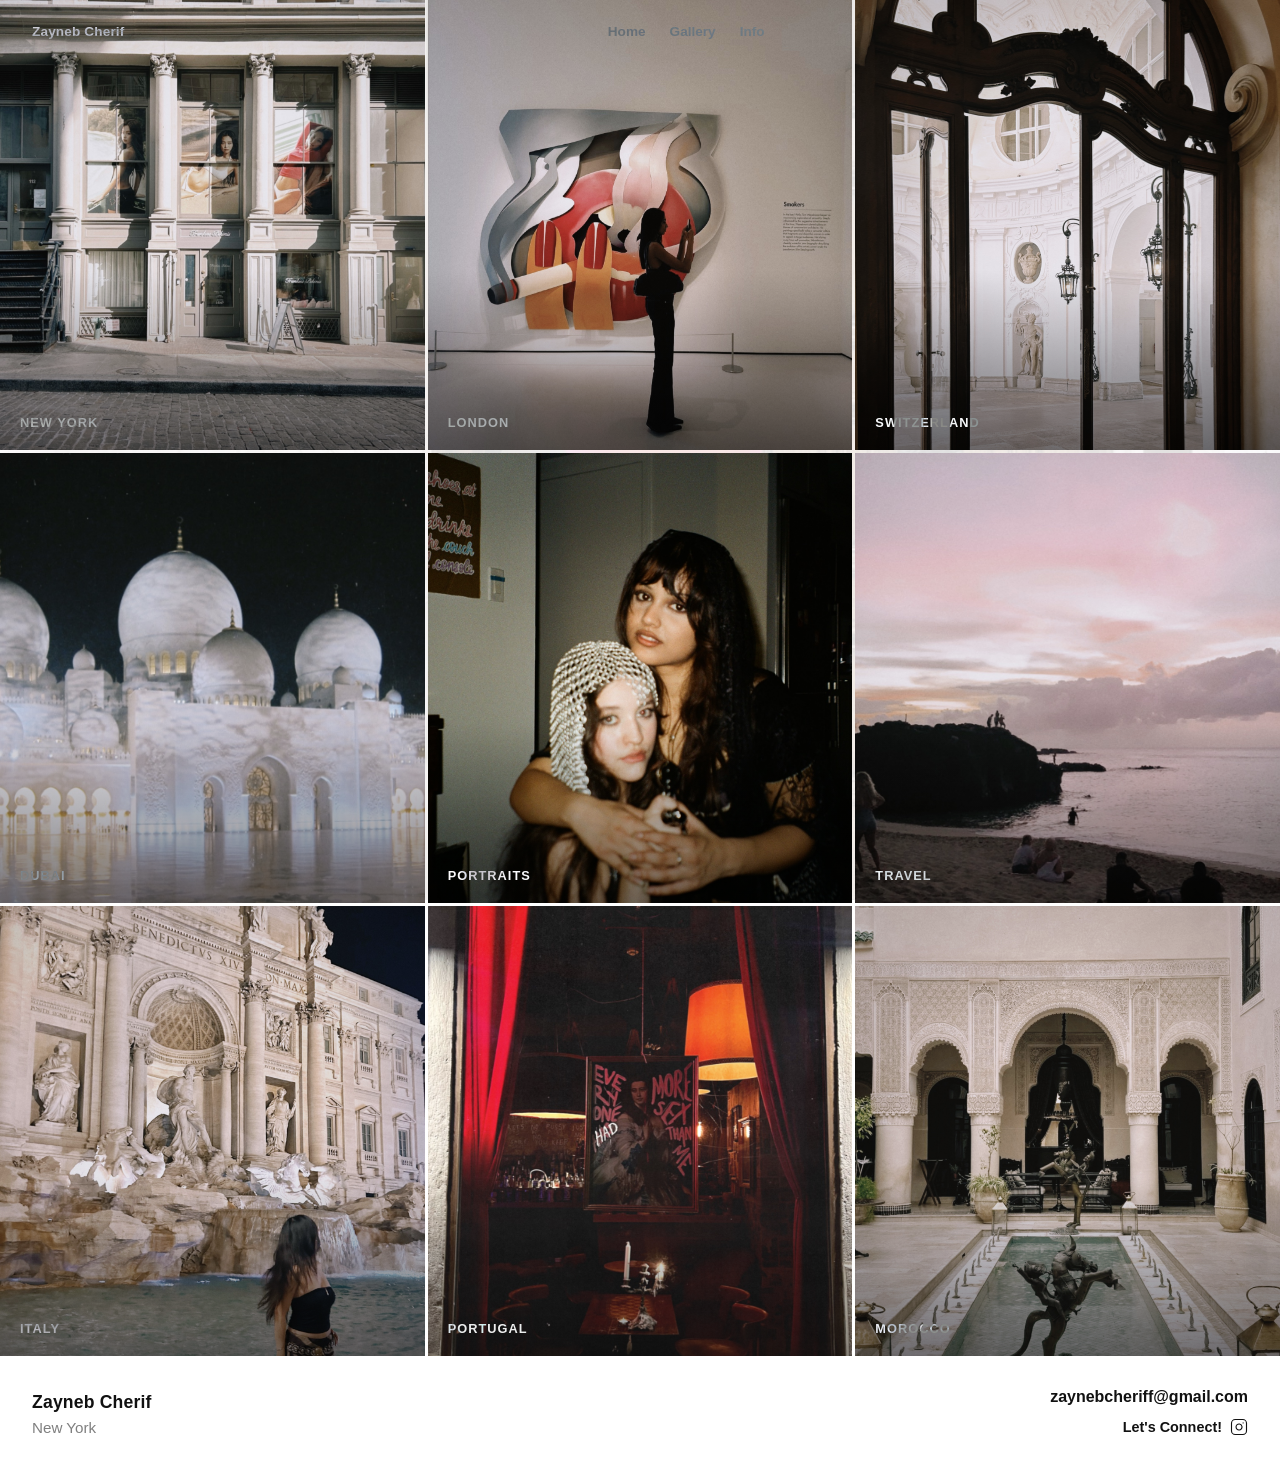
<file: gallery.html>
<!DOCTYPE html>
<html lang="en">
<head>
  <meta charset="UTF-8">
  <meta name="viewport" content="width=device-width, initial-scale=1.0">
  <title>Gallery — Zayneb Cherif</title>
  <link rel="icon" type="image/png" href="favicon.png">
  <link rel="stylesheet" href="style.css">
  <link rel="stylesheet" href="gallery.css">
</head>
<body class="page-gallery">
  <header>
    <div class="header-left">
      <h1>Zayneb Cherif</h1>
    </div>
    <nav class="header-center">
      <a href="index.html">Home</a>
      <a href="gallery.html" class="active">Gallery</a>
      <a href="info.html">Info</a>
    </nav>
    <div class="header-right"></div>
  </header>

  <div class="series-index" id="series-index">
    <a class="series-cover" href="nyc.html">
      <div class="series-cover-img" style="background-image: url('images-web/nyc/Tezza-6904.jpg')"></div>
      <div class="series-cover-label">New York</div>
    </a>
    <a class="series-cover" href="london.html">
      <div class="series-cover-img" style="background-image: url('images-web/london/Tezza-6263.JPG')"></div>
      <div class="series-cover-label">London</div>
    </a>
    <a class="series-cover" href="switzerland.html">
      <div class="series-cover-img" style="background-image: url('images-web/switzerland/Tezza-8874.JPG')"></div>
      <div class="series-cover-label">Switzerland</div>
    </a>
    <a class="series-cover" href="dubai.html">
      <div class="series-cover-img" style="background-image: url('images-web/dubai/Tezza-6533.JPG')"></div>
      <div class="series-cover-label">Dubai</div>
    </a>
    <a class="series-cover" href="portraits.html">
      <div class="series-cover-img" style="background-image: url('images-web/people/IMG_3758.JPG')"></div>
      <div class="series-cover-label">Portraits</div>
    </a>
    <a class="series-cover" href="travel.html">
      <div class="series-cover-img" style="background-image: url('images-web/travel/Tezza-9874.JPG')"></div>
      <div class="series-cover-label">Travel</div>
    </a>
    <a class="series-cover" href="italy.html">
      <div class="series-cover-img" style="background-image: url('images-web/italy/Tezza-1442.jpg'); background-position: center 70%"></div>
      <div class="series-cover-label">Italy</div>
    </a>
    <a class="series-cover" href="portugal.html">
      <div class="series-cover-img" style="background-image: url('images-web/portugal/Tezza-9815.jpg')"></div>
      <div class="series-cover-label">Portugal</div>
    </a>
    <a class="series-cover" href="morocco.html">
      <div class="series-cover-img" style="background-image: url('images-web/morocco/Tezza-3899.jpg')"></div>
      <div class="series-cover-label">Morocco</div>
    </a>
  </div>

  <footer>
    <div class="footer-left">
      <p class="footer-name">Zayneb Cherif</p>
      <p class="footer-location">New York</p>
    </div>
    <div class="footer-right">
      <a href="mailto:zaynebcheriff@gmail.com" class="footer-email">zaynebcheriff@gmail.com</a>
      <a href="https://instagram.com/zaynebcherif_" target="_blank" class="footer-ig">
        Let's Connect!
        <svg width="18" height="18" viewBox="0 0 24 24" fill="none" stroke="currentColor" stroke-width="1.5" stroke-linecap="round" stroke-linejoin="round">
          <rect x="2" y="2" width="20" height="20" rx="5" ry="5"/>
          <path d="M16 11.37A4 4 0 1 1 12.63 8 4 4 0 0 1 16 11.37z"/>
          <line x1="17.5" y1="6.5" x2="17.51" y2="6.5"/>
        </svg>
      </a>
    </div>
  </footer>

  <script src="https://cdnjs.cloudflare.com/ajax/libs/gsap/3.12.5/gsap.min.js"></script>
  <script>
    // Preload cover images and fade in
    document.querySelectorAll('.series-cover-img').forEach(el => {
      const url = el.style.backgroundImage.replace(/url\(["']?|["']?\)/g, '');
      const img = new Image();
      img.onload = () => el.classList.add('loaded');
      img.src = url;
    });

    // Staggered cover entrance
    gsap.from('.series-cover', {
      opacity: 0, duration: 0.8, stagger: 0.1, ease: 'power2.out', delay: 0.1
    });
  </script>
</body>
</html>
</file>
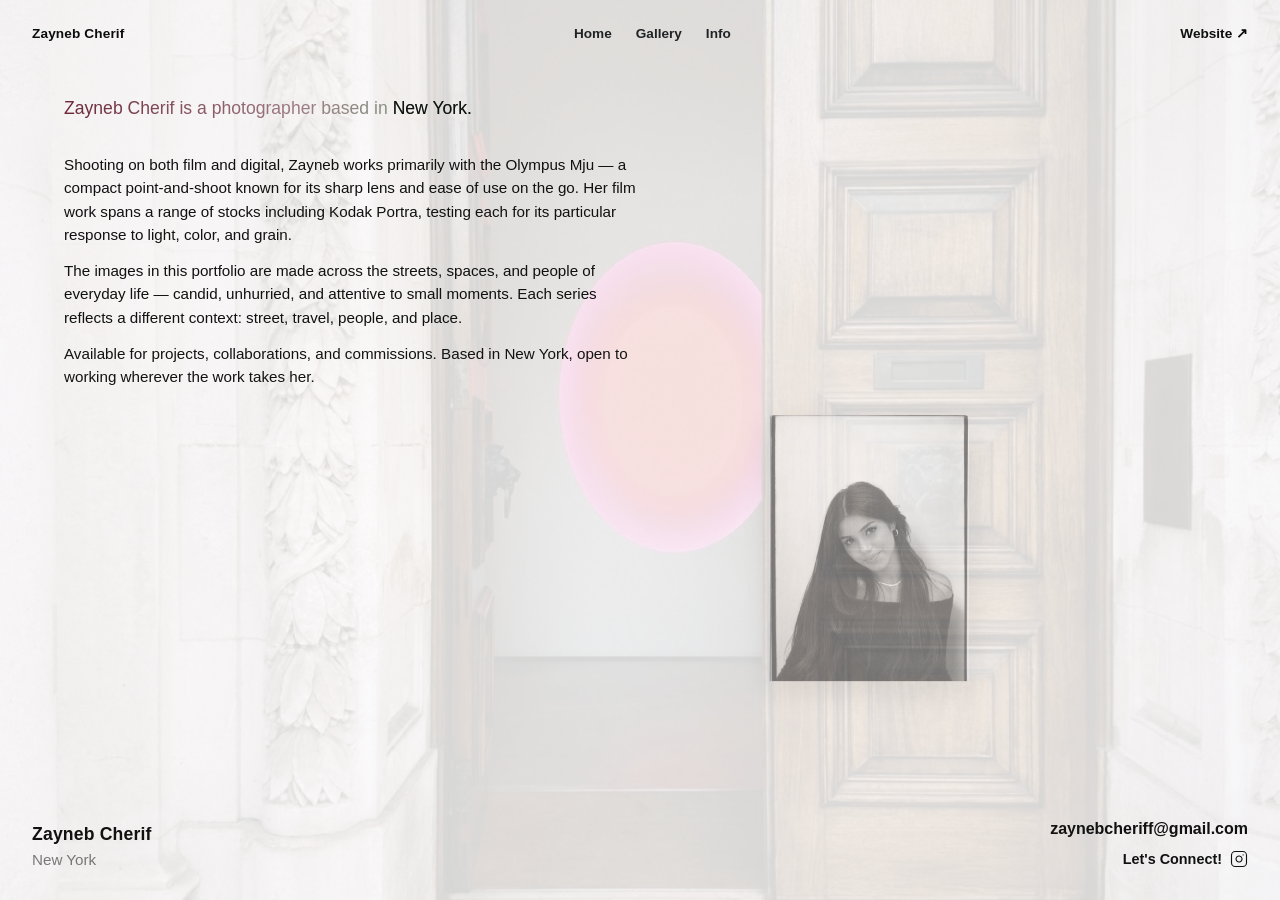
<file: info.html>
<!DOCTYPE html>
<html lang="en">
<head>
  <meta charset="UTF-8">
  <meta name="viewport" content="width=device-width, initial-scale=1.0">
  <title>Info — Photography Portfolio</title>
  <link rel="icon" type="image/png" href="favicon.png">
  <link rel="stylesheet" href="style.css">
  <link rel="stylesheet" href="info.css">
</head>
<body>
  <header>
    <div class="header-left">
      <h1>Zayneb Cherif</h1>
    </div>
    <nav class="header-center">
      <a href="index.html">Home</a>
      <a href="gallery.html">Gallery</a>
      <a href="info.html" class="active">Info</a>
    </nav>
    <div class="header-right">
      <a href="https://zaynebcherif.vercel.app" target="_blank" class="contact-link">Website &#8599;</a>
    </div>
  </header>

  <main class="info-page">
    <div class="info-text">
      <p class="info-lead">Zayneb Cherif is a photographer based in <span style="-webkit-text-fill-color:#111;color:#111">New York.</span></p>

      <div class="info-body">
        <p>Shooting on both film and digital, Zayneb works primarily with the Olympus Mju — a compact point-and-shoot known for its sharp lens and ease of use on the go. Her film work spans a range of stocks including Kodak Portra, testing each for its particular response to light, color, and grain.</p>

        <p>The images in this portfolio are made across the streets, spaces, and people of everyday life — candid, unhurried, and attentive to small moments. Each series reflects a different context: street, travel, people, and place.</p>

        <p>Available for projects, collaborations, and commissions. Based in New York, open to working wherever the work takes her.</p>
      </div>
    </div>

    <div class="info-bottom">
      <div class="info-image">
        <img src="images-web/people/info-portrait.jpg" alt="">
      </div>
      <div class="info-contact">
        <a href="mailto:zaynebcheriff@gmail.com">zaynebcheriff@gmail.com &#8599;</a><br>
        <a href="https://zaynebcherif.vercel.app/" target="_blank">zaynebcherif.vercel.app &#8599;</a>
      </div>
    </div>
  </main>

  <footer>
    <div class="footer-left">
      <p class="footer-name">Zayneb Cherif</p>
      <p class="footer-location">New York</p>
    </div>
    <div class="footer-right">
      <a href="mailto:zaynebcheriff@gmail.com" class="footer-email">zaynebcheriff@gmail.com</a>
      <a href="https://instagram.com/zaynebcherif_" target="_blank" class="footer-ig">
        Let's Connect!
        <svg width="18" height="18" viewBox="0 0 24 24" fill="none" stroke="currentColor" stroke-width="1.5" stroke-linecap="round" stroke-linejoin="round">
          <rect x="2" y="2" width="20" height="20" rx="5" ry="5"/>
          <path d="M16 11.37A4 4 0 1 1 12.63 8 4 4 0 0 1 16 11.37z"/>
          <line x1="17.5" y1="6.5" x2="17.51" y2="6.5"/>
        </svg>
      </a>
    </div>
  </footer>
  <script src="https://cdnjs.cloudflare.com/ajax/libs/gsap/3.12.5/gsap.min.js"></script>
  <script>
    const tl = gsap.timeline({ defaults: { ease: 'power3.out' } });

    tl.fromTo('.info-lead', { y: 24, opacity: 0 }, { y: 0, opacity: 1, duration: 0.7 })
      .fromTo('.info-body p', { y: 18, opacity: 0 }, { y: 0, opacity: 1, duration: 0.6, stagger: 0.12 }, '-=0.3')
      .fromTo('.info-image', { y: 20, opacity: 0 }, { y: 0, opacity: 1, duration: 0.7 }, '-=0.3')
      .fromTo('.info-contact a', { y: 12, opacity: 0 }, { y: 0, opacity: 1, duration: 0.5, stagger: 0.1 }, '-=0.4');
  </script>
</body>
</html>
</file>
<file: style.css>
*,
*::before,
*::after {
  margin: 0;
  padding: 0;
  box-sizing: border-box;
}

:root {
  --bg: #ffffff;
  --text: #111;
  --font: 'Helvetica Neue', Helvetica, Arial, sans-serif;
}

html {
  font-size: 16px;
}

body {
  font-family: var(--font);
  font-weight: bold;
  background-color: var(--bg);
  color: var(--text);
  min-height: 100vh;
  display: flex;
  flex-direction: column;
  overflow-x: hidden;
}

a {
  color: var(--text);
  text-decoration: none;
}

/* ── Header ── */

header {
  display: flex;
  align-items: baseline;
  justify-content: space-between;
  padding: 1.5rem 2rem 1rem;
  position: fixed;
  top: 0;
  left: 0;
  right: 0;
  z-index: 100;
  background: transparent;
  transition: color 0.4s ease;
}

.header-left h1 {
  font-size: 0.85rem;
  font-weight: bold;
  letter-spacing: 0.01em;
  transition: color 0.6s ease;
}

.header-left h1 em {
  font-style: italic;
}

.header-center {
  display: flex;
  gap: 1.5rem;
}

.header-center a {
  font-size: 0.85rem;
  font-weight: bold;
  transition: opacity 0.2s, color 0.6s ease;
}

.header-center a:hover {
  opacity: 0.5;
}

.header-right .contact-link {
  font-size: 0.85rem;
  font-weight: bold;
  transition: opacity 0.2s, color 0.6s ease;
}

.header-right .contact-link:hover {
  opacity: 0.5;
}

/* ── Main ── */

main {
  flex: 1;
  display: flex;
  align-items: center;
  justify-content: center;
  position: relative;
}

.hero {
  position: fixed;
  inset: 0;
  z-index: 0;
}

.hero-image {
  width: 100%;
  height: 100%;
}

.hero-image img {
  width: 100%;
  height: 100%;
  display: block;
  object-fit: cover;
}

.hero-front,
.hero-back {
  position: absolute;
  inset: 0;
  width: 100%;
  height: 100%;
  object-fit: cover;
}

.hero-front {
  z-index: 2;
}

.hero-back {
  z-index: 1;
}

/* ── Thumbnail strip ── */

.thumbnail-strip {
  position: fixed;
  left: 0;
  right: 0;
  top: 80%;
  transform: translateY(-50%);
  display: flex;
  gap: 2px;
  padding: 0;
  overflow-x: auto;
  scrollbar-width: none;
  z-index: 10;
}

.thumbnail-strip::-webkit-scrollbar {
  display: none;
}

.thumbnail {
  flex-shrink: 0;
  width: 90px;
  height: 65px;
  overflow: hidden;
  cursor: pointer;
  opacity: 0.55;
  filter: grayscale(1);
  transition: opacity 0.3s, filter 0.3s;
}

.thumbnail:hover {
  opacity: 1;
  filter: grayscale(0);
}

.thumbnail img {
  width: 100%;
  height: 100%;
  object-fit: cover;
  display: block;
}

/* ── Footer ── */

footer {
  background: #fff;
  color: #111;
  display: grid;
  grid-template-columns: 1fr 1fr;
  align-items: end;
  padding: 2rem 2rem 2rem;
  min-height: unset;
}

.footer-left {
  display: flex;
  flex-direction: column;
  gap: 0.4rem;
}

.footer-name {
  font-size: 1.1rem;
  font-weight: bold;
  color: #111;
  letter-spacing: 0.01em;
}

.footer-location {
  font-size: 0.95rem;
  font-weight: 400;
  color: rgba(0,0,0,0.5);
}

.footer-right {
  display: flex;
  flex-direction: column;
  align-items: flex-end;
  gap: 0.75rem;
}

.footer-email {
  font-size: 1rem;
  font-weight: bold;
  color: #111;
  text-decoration: none;
  transition: opacity 0.2s;
}

.footer-email:hover { opacity: 0.5; }

.footer-ig {
  color: #111;
  display: flex;
  align-items: center;
  gap: 0.5rem;
  font-size: 0.9rem;
  font-weight: bold;
  text-decoration: none;
  transition: opacity 0.2s;
}

.footer-ig:hover { opacity: 0.5; }

header {
  mix-blend-mode: difference;
  color: #ffffff;
}

header a,
.header-left h1,
.header-center a,
.header-right .contact-link {
  color: #ffffff;
}

/* ── Lightbox ── */

.lightbox {
  position: fixed;
  inset: 0;
  z-index: 200;
  background: transparent;
  display: flex;
  align-items: center;
  justify-content: center;
  opacity: 0;
  pointer-events: none;
  transition: opacity 0.4s ease;
  cursor: none;
}

.lightbox-bg {
  position: absolute;
  inset: 0;
  background-size: cover;
  background-position: center;
  filter: blur(40px) brightness(0.35) saturate(0.7);
  transform: scale(1.08);
  z-index: 0;
  transition: background-image 0.4s ease;
}

.lightbox-img {
  position: relative;
  z-index: 1;
}

.lightbox.open {
  opacity: 1;
  pointer-events: auto;
}

.lightbox-img {
  max-width: 90vw;
  max-height: 90vh;
  object-fit: contain;
  position: relative;
  z-index: 1;
}

.lightbox-cursor {
  position: fixed;
  pointer-events: none;
  z-index: 300;
  font-family: var(--font);
  font-size: 0.65rem;
  letter-spacing: 0.03em;
  background: #111;
  color: #f0f0f0;
  padding: 0.15rem 0.35rem;
  opacity: 0;
  transition: opacity 0.2s ease;
}

.lightbox.open ~ .lightbox-cursor {
  opacity: 1;
}

/* ── Home page: footer fixed over hero ── */

.page-home footer {
  position: fixed;
  bottom: 0;
  left: 0;
  right: 0;
  z-index: 100;
  background: transparent;
  min-height: unset;
  padding: 1rem 2rem 1.5rem;
  display: flex;
  justify-content: space-between;
  align-items: flex-end;
  mix-blend-mode: difference;
  color: #fff;
}

.page-home footer p {
  font-size: 0.8rem;
  font-weight: 500;
  color: #fff;
}

/* ── Responsive ── */

@media (max-width: 768px) {
  header {
    padding: 1rem 1.25rem 0.75rem;
  }

  .header-left h1 {
    font-size: 0.85rem;
  }

  .header-center {
    gap: 1rem;
  }

  .header-center a,
  .header-right .contact-link {
    font-size: 0.85rem;
  }

  .thumbnail-strip {
    padding: 0 0.75rem;
    gap: 6px;
  }

  .thumbnail {
    width: 72px;
    height: 72px;
  }

  footer {
    padding: 0.75rem 1.25rem 1.25rem;
    flex-direction: column;
    gap: 0.25rem;
  }

  .lightbox-img {
    max-width: 96vw;
    max-height: 80vh;
  }
}

@media (max-width: 480px) {
  header {
    padding: 0.85rem 1rem 0.65rem;
  }

  .header-right {
    display: none;
  }

  .header-center {
    gap: 0.75rem;
  }

  .thumbnail {
    width: 60px;
    height: 60px;
  }

  footer {
    font-size: 0.75rem;
  }
}
</file>
<file: gallery.css>
/* Pre-hide elements animated on load to prevent flash */
.page-series header {
  opacity: 0;
  transform: translateY(-20px);
}

/* Gallery background */
body.page-gallery::before {
  content: '';
  position: fixed;
  inset: 0;
  background-image: url('images-web/london/Tezza-6695.JPG');
  background-size: cover;
  background-position: center;
  opacity: 0.12;
  z-index: -1;
  pointer-events: none;
}

.page-gallery footer,
.page-series footer {
  background: transparent;
}

/* Series index */
.series-index {
  display: grid;
  grid-template-columns: repeat(3, 1fr);
  grid-auto-rows: 50vh;
  gap: 3px;
  padding: 0;
}

.series-cover {
  position: relative;
  cursor: pointer;
  overflow: hidden;
  display: block;
  text-decoration: none;
}

.series-cover-img {
  width: 100%;
  height: 100%;
  background-size: cover;
  background-position: center;
  filter: grayscale(0.1);
  opacity: 0;
  transition: opacity 0.6s ease, filter 0.35s ease, transform 0.5s ease;
}

.series-cover-img.loaded {
  opacity: 1;
}

.series-cover:hover .series-cover-img {
  filter: grayscale(0);
  transform: scale(1.03);
}

.series-cover::after {
  content: '';
  position: absolute;
  inset: 0;
  background: linear-gradient(to top, rgba(0,0,0,0.45) 0%, transparent 40%);
  pointer-events: none;
}

.series-cover-label {
  position: absolute;
  bottom: 1.25rem;
  left: 1.25rem;
  z-index: 1;
  font-size: 0.8rem;
  font-weight: bold;
  color: #fff;
  mix-blend-mode: difference;
  letter-spacing: 0.08em;
  text-transform: uppercase;
}

.series-hero {
  position: fixed;
  top: 0;
  left: 0;
  right: 0;
  height: 100vh;
  background-size: cover;
  background-position: center;
  z-index: -1;
}

.series-hero::after {
  content: '';
  position: absolute;
  inset: 0;
  background: linear-gradient(to bottom,
    rgba(255,255,255,0) 0%,
    rgba(255,255,255,0.6) 50%,
    rgba(255,255,255,0.85) 100%);
  pointer-events: none;
}

.series-title {
  position: relative;
  z-index: 1;
  font-size: clamp(2.5rem, 6vw, 5rem);
  font-weight: bold;
  letter-spacing: -0.02em;
  color: #111;
  text-align: center;
  opacity: 0;
}

.page-series .series-grid {
  margin-top: 4rem;
  flex: 1;
}

.series-grid {
  display: grid;
  grid-template-columns: repeat(4, 1fr);
  grid-auto-rows: 25vw;
  gap: 12px;
  width: 100vw;
  padding: 12px;
  box-sizing: border-box;
}

.grid-thumb {
  overflow: hidden;
  cursor: pointer;
  position: relative;
}

.grid-thumb img {
  width: 100%;
  height: 100%;
  object-fit: cover;
  display: block;
  filter: grayscale(0.2);
  transition: filter 0.35s ease, transform 0.4s ease;
}

.series-grid:not(.dimmed) .grid-thumb:hover img {
  filter: grayscale(0);
  transform: scale(1.04);
}

.series-grid.dimmed .grid-thumb img {
  filter: grayscale(1);
  opacity: 0.25;
}

.series-grid.dimmed .grid-thumb:hover img {
  filter: grayscale(0);
  opacity: 1;
}


.grid-center-overlay {
  position: fixed;
  inset: 0;
  display: flex;
  align-items: center;
  justify-content: center;
  pointer-events: none;
  z-index: 50;
}

.grid-center-back,
.grid-center-front {
  position: absolute;
  max-width: 52vw;
  max-height: 72vh;
  object-fit: contain;
}

@media (max-width: 768px) {
  .series-grid {
    grid-template-columns: repeat(2, 1fr);
    grid-auto-rows: 48vw;
    gap: 6px;
    padding: 6px;
  }

  .page-series .series-grid {
    margin-top: 3.5rem;
  }

  .series-index {
    grid-template-columns: repeat(2, 1fr);
    grid-auto-rows: 44vw;
  }

  #fs-img {
    max-width: 96vw !important;
    max-height: 55vh !important;
  }

  .fs-thumb {
    width: 60px !important;
    height: 42px !important;
  }
}

@media (max-width: 480px) {
  .series-grid {
    grid-template-columns: repeat(2, 1fr);
    grid-auto-rows: 48vw;
    gap: 4px;
    padding: 4px;
  }
}
</file>
<file: info.css>
.info-lead,
.info-body p,
.info-image,
.info-contact a {
  opacity: 0;
}

.info-page {
  display: flex;
  flex-direction: column;
  min-height: unset;
  padding: 5rem 2rem 0;
  align-items: flex-start;
  justify-content: flex-start;
  position: relative;
}

.info-page::before {
  content: '';
  position: fixed;
  inset: 0;
  background-image: url('images-web/london/Tezza-6695.JPG');
  background-size: cover;
  background-position: center;
  opacity: 0.16;
  z-index: -1;
  pointer-events: none;
}

.info-text {
  max-width: 50%;
  padding-top: 1rem;
  padding-left: 2rem;
}

.info-lead {
  font-size: 1.1rem;
  font-weight: 500;
  line-height: 1.4;
  margin-bottom: 2rem;
  background: linear-gradient(90deg, #6b2737 0%, #9e7a85 40%, #7a9e7e 65%, #3d7a5a 100%);
  -webkit-background-clip: text;
  -webkit-text-fill-color: transparent;
  background-clip: text;
}

.info-body p {
  font-size: 0.95rem;
  font-weight: 400;
  line-height: 1.55;
  margin-bottom: 0.75rem;
}

.info-bottom {
  display: flex;
  flex-direction: row;
  align-items: flex-end;
  justify-content: flex-end;
  gap: 1.5rem;
  margin-top: 0.25rem;
  align-self: flex-end;
  margin-right: 5%;
}

.info-image {
  max-width: 200px;
}

.info-image img {
  width: 100%;
  height: auto;
  display: block;
  box-shadow: 0 8px 32px rgba(0,0,0,0.18);
}

.info-contact {
  font-size: 0.9rem;
  line-height: 1.8;
  align-self: flex-start;
  padding-top: 0.1rem;
}

.info-link {
  color: var(--text);
  text-decoration: underline;
  text-underline-offset: 3px;
  text-decoration-thickness: 0.5px;
  transition: opacity 0.2s;
}

.info-link:hover {
  opacity: 0.5;
}

.info-contact a {
  text-decoration: none;
  background: linear-gradient(90deg, #6b2737 0%, #9e7a85 40%, #7a9e7e 65%, #3d7a5a 100%);
  -webkit-background-clip: text;
  -webkit-text-fill-color: transparent;
  background-clip: text;
  transition: opacity 0.2s;
}

.info-contact a:hover {
  opacity: 0.5;
}

.info-page ~ footer {
  background: transparent;
}

@media (max-width: 768px) {
  .info-text {
    max-width: 90%;
  }

  .info-lead {
    font-size: 1rem;
  }

  .info-body p {
    font-size: 0.9rem;
  }

  .info-bottom {
    padding-top: 5rem;
  }

  .info-image {
    max-width: 180px;
  }
}
</file>
